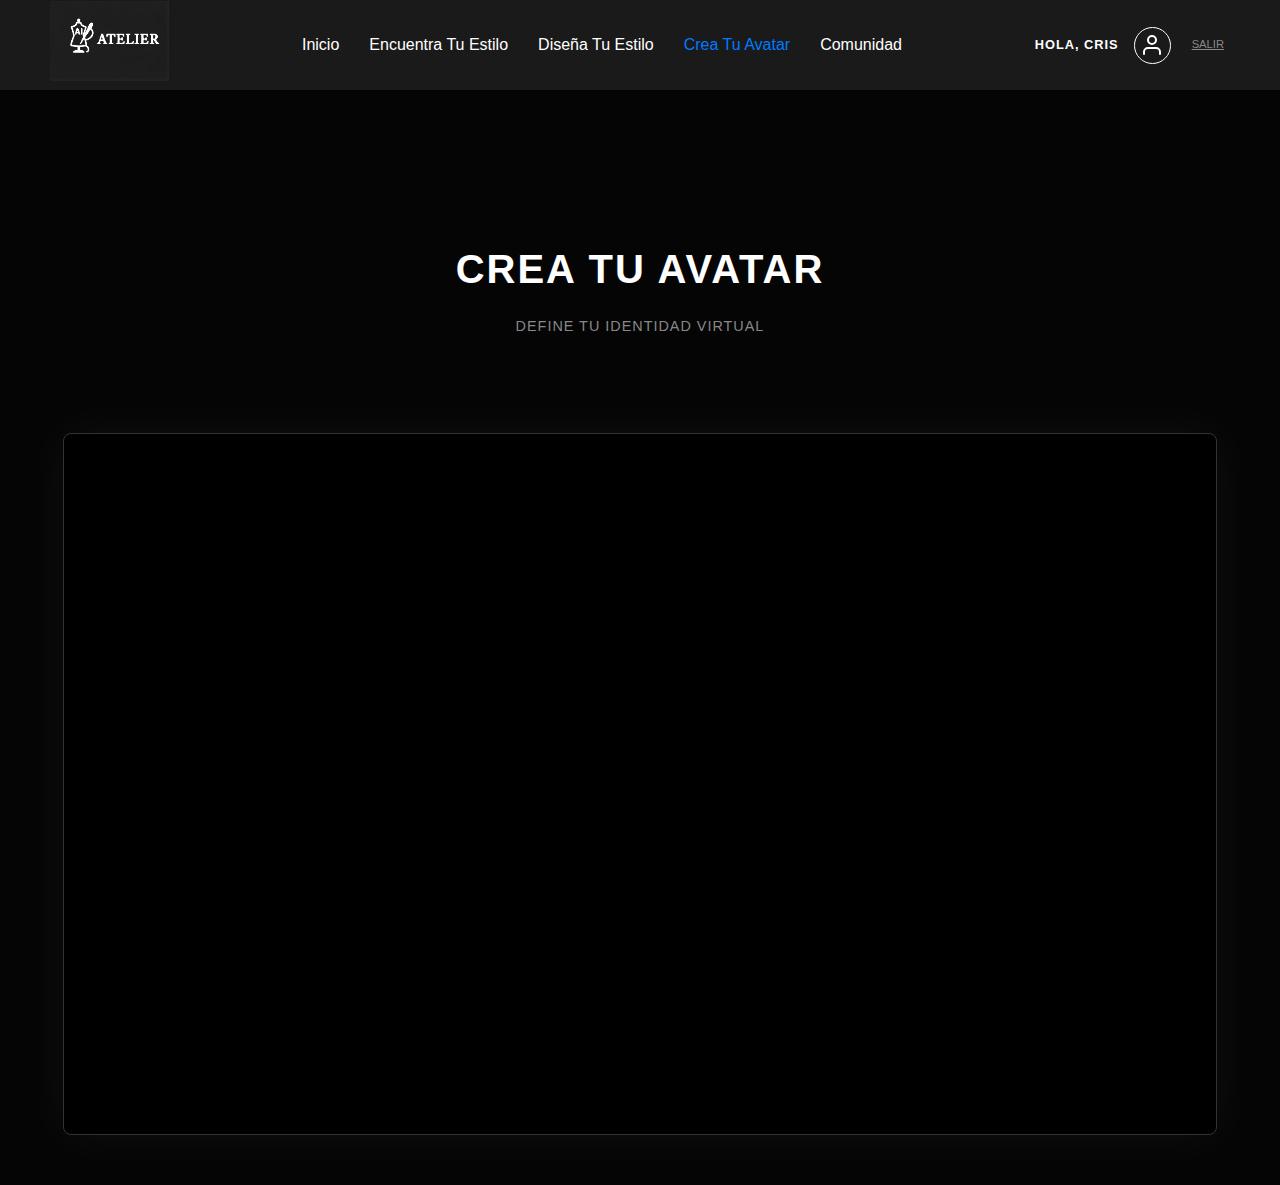
<file: crea-avatar.html>
<!DOCTYPE html>
<html lang="es">
<head>
    <meta charset="UTF-8">
    <meta name="viewport" content="width=device-width, initial-scale=1.0">
    <title>Crea tu Avatar | Atelier</title>
    <link rel="stylesheet" href="style.css">
</head>
<body>

    <header class="main-header">
        <div class="logo">
            <a href="index.html"><img src="./logo-atelier.png" alt="Logo Atelier" class="logo-img"></a>
        </div>
        <nav class="main-nav">
            <ul>
                <li><a href="index.html" class="nav-link">Inicio</a></li>
                <li><a href="test-estilo.html" class="nav-link">Encuentra tu Estilo</a></li>
                <li><a href="disena-estilo.html" class="nav-link">Diseña tu Estilo</a></li>
                <li><a href="crea-avatar.html" class="nav-link active">Crea tu Avatar</a></li>
                <li><a href="comunidad.html" class="nav-link">Comunidad</a></li>

            </ul>
        </nav>
        
        <div class="user-logged-menu">
            <span class="user-greeting">HOLA, CRIS</span>
            <div class="user-avatar-icon">
                <svg viewBox="0 0 24 24" width="24" height="24" stroke="currentColor" stroke-width="2" fill="none" stroke-linecap="round" stroke-linejoin="round"><path d="M20 21v-2a4 4 0 0 0-4-4H8a4 4 0 0 0-4 4v2"></path><circle cx="12" cy="7" r="4"></circle></svg>
            </div>
            <a href="index.html" class="logout-link" style="text-decoration:none; color: inherit;"> <button id="btn-logout" class="logout-link">SALIR</button> </a>
        </div>
    </header>


    <main class="creator-container">
        <div class="creator-header">
            <h1 class="section-title">CREA TU AVATAR</h1>
            <p class="section-subtitle">DEFINE TU IDENTIDAD VIRTUAL</p>
        </div>

        <div class="iframe-wrapper">
            <iframe
                id="frame"
                class="rpm-frame"
                src="https://readyplayer.me/avatar?lang=en&id=698c1944d9645a11b107fed6"
                allow="camera *; microphone *; clipboard-write"
                title="Editor de Avatar">
            </iframe>
        </div>
    </main>


    <script>
        const frame = document.getElementById('frame');

        window.addEventListener('message', function(event) {
            const json = event.data;
            
            // Verificamos que venga de Ready Player Me
            if (json.source === 'readyplayerme') {
                
                // Cuando el usuario termina de crear el avatar
                if (json.eventName === 'v1.avatar.exported') {
                    const avatarUrl = json.data.url;
                    
                    // Guardamos la URL
                    localStorage.setItem('atelierAvatarUrl', avatarUrl);
                    
                    // Redirigimos al inicio
                    window.location.href = 'index.html';
                }
            }
        });
    </script>

</body>
</html>
</file>
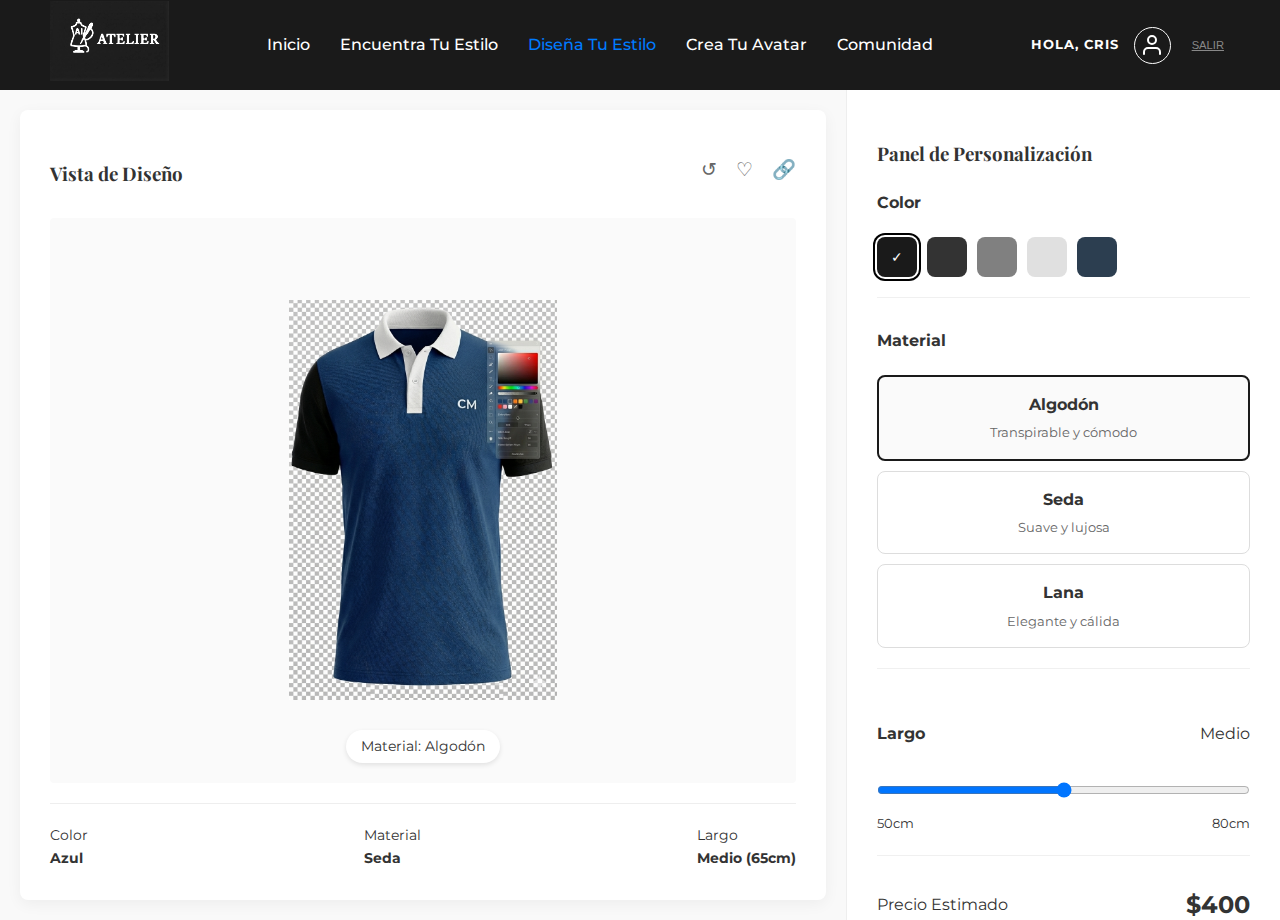
<file: disena-estilo.html>
<!DOCTYPE html>
<html lang="es">
<head>
    <meta charset="UTF-8">
    <meta name="viewport" content="width=device-width, initial-scale=1.0">
    <title>Atelier - Estudio de Diseño</title>
    <link rel="stylesheet" href="style.css">
    <link href="https://fonts.googleapis.com/css2?family=Montserrat:wght@400;500;700&family=Playfair+Display:wght@400;700&display=swap" rel="stylesheet">
</head>
<body>
    <header class="main-header">
        <div class="logo">
          <a href="index.html"> <img src="logo-atelier.png" alt="Logo Atelier" class="logo-img">
    </a>
        </div>
        <nav class="main-nav">
            <ul>
                <li><a href="index.html" class="nav-link">Inicio</a></li>
                <li><a href="test-estilo.html" class="nav-link">Encuentra tu Estilo</a></li>
                <li><a href="disena-estilo.html" class="nav-link active">Diseña tu Estilo</a></li>
                <li><a href="crea-avatar.html" class="nav-link">Crea tu Avatar</a></li>
                <li><a href="comunidad.html" class="nav-link">Comunidad</a></li>
    
            </ul>
        </nav>
        <div class="user-logged-menu">
    <span class="user-greeting">HOLA, CRIS</span>
    <div class="user-avatar-icon">
        <svg viewBox="0 0 24 24" width="24" height="24" stroke="currentColor" stroke-width="2" fill="none" stroke-linecap="round" stroke-linejoin="round" class="css-i6dzq1"><path d="M20 21v-2a4 4 0 0 0-4-4H8a4 4 0 0 0-4 4v2"></path><circle cx="12" cy="7" r="4"></circle></svg>
    </div>
    <button id="btn-logout" class="logout-link">SALIR</button>
</div>
        </div>
    </header>

    <main class="studio-container">
        <section class="design-view">
            <div class="view-header">
                <h3>Vista de Diseño</h3>
                <div class="view-icons">
                    <span>↺</span> <span>♡</span>
                    <span>🔗</span>
                </div>
            </div>
            
            <div class="model-canvas">
                <div class="garment-placeholder">
                    <img src="./polo-diseño.png" alt="Diseño de polo" class="design-view-image">
                </div>
                <div class="active-material-tag">Material: Algodón</div>
            </div>

            <div class="design-summary">
                <div><span>Color</span><br><strong>Azul</strong></div>
                <div><span>Material</span><br><strong>Seda</strong></div>
                <div><span>Largo</span><br><strong>Medio (65cm)</strong></div>
            </div>
        </section>

        <aside class="customization-panel">
            <h3>Panel de Personalización</h3>
            
            <div class="panel-section">
                <h4>Color</h4>
                <div class="color-grid">
                    <div class="color-option selected" style="background-color: #1a1a1a;">✓</div>
                    <div class="color-option" style="background-color: #333333;"></div>
                    <div class="color-option" style="background-color: #808080;"></div>
                    <div class="color-option" style="background-color: #e0e0e0;"></div>
                    <div class="color-option" style="background-color: #2c3e50;"></div>
                </div>
            </div>

            <div class="panel-section">
                <h4>Material</h4>
                <div class="material-list">
                    <label class="material-card active">
                        <input type="radio" name="material" checked>
                        <strong>Algodón</strong>
                        <small>Transpirable y cómodo</small>
                    </label>
                    <label class="material-card">
                        <input type="radio" name="material">
                        <strong>Seda</strong>
                        <small>Suave y lujosa</small>
                    </label>
                    <label class="material-card">
                        <input type="radio" name="material">
                        <strong>Lana</strong>
                        <small>Elegante y cálida</small>
                    </label>
                </div>
            </div>

            <div class="panel-section">
                <div class="flex-between">
                    <h4>Largo</h4>
                    <span>Medio</span>
                </div>
                <input type="range" min="50" max="80" value="65" class="length-slider">
                <div class="flex-between slider-labels">
                    <small>50cm</small>
                    <small>80cm</small>
                </div>
            </div>

            <div class="pricing-section">
                <div class="flex-between">
                    <span>Precio Estimado</span>
                    <span class="price">$400</span>
                </div>
                <p class="disclaimer">El precio final puede variar según especificaciones y diseñador.</p>
                
                <button class="button button-primary blue-bg full-width">Solicitar Diseño</button>
                <button class="button button-secondary full-width mt-10">Guardar como Borrador</button>
            </div>

            <div class="tips-box">
                <h4>Consejos de Diseño</h4>
                <ul>
                    <li>Los colores neutros son versátiles.</li>
                    <li>La seda es ideal para eventos formales.</li>
                </ul>
            </div>
        </aside>
    </main>
</body>
</html>
</file>
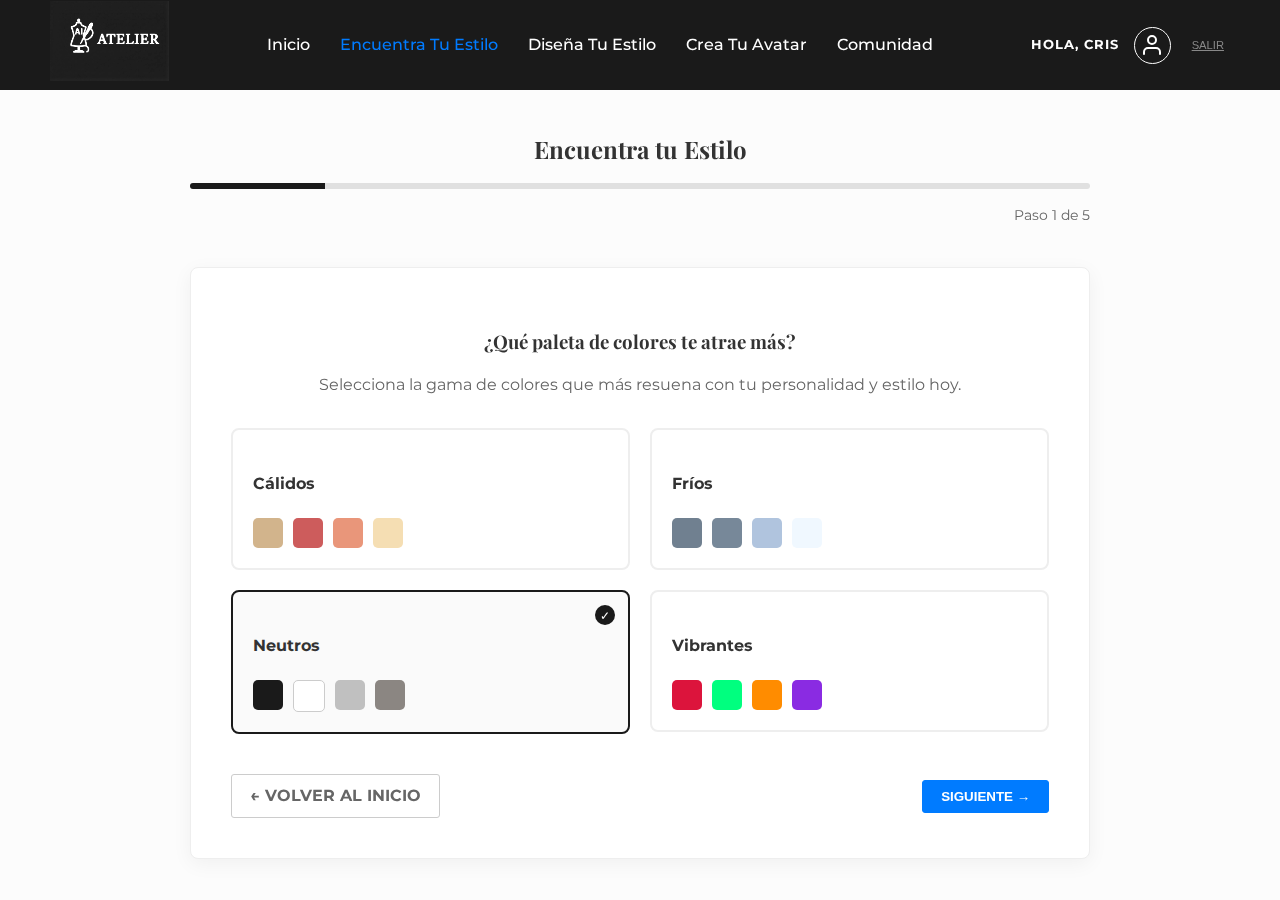
<file: test-estilo.html>
<!DOCTYPE html>
<html lang="es">
<head>
    <meta charset="UTF-8">
    <meta name="viewport" content="width=device-width, initial-scale=1.0">
    <title>Atelier - Encuentra tu Estilo</title>
    <link rel="stylesheet" href="style.css">
    <link href="https://fonts.googleapis.com/css2?family=Montserrat:wght@400;500;700&family=Playfair+Display:wght@400;700&display=swap" rel="stylesheet">
</head>
<body>
   <header class="main-header">
        <div class="logo">
        <a href="index.html"> <img src="logo-atelier.png" alt="Logo Atelier" class="logo-img">
    </a>
        </div>
        <nav class="main-nav">
            <ul>
                <li><a href="index.html" class="nav-link">Inicio</a></li>
                
                <li><a href="test-estilo.html" class="nav-link active">Encuentra tu Estilo</a></li>
                
                <li><a href="disena-estilo.html" class="nav-link">Diseña tu Estilo</a></li>
                <li><a href="crea-avatar.html" class="nav-link">Crea tu Avatar</a></li>
                <li><a href="comunidad.html" class="nav-link">Comunidad</a></li>
            </ul>
        </nav>
        <div class="user-logged-menu">
    <span class="user-greeting">HOLA, CRIS</span>
    <div class="user-avatar-icon">
        <svg viewBox="0 0 24 24" width="24" height="24" stroke="currentColor" stroke-width="2" fill="none" stroke-linecap="round" stroke-linejoin="round" class="css-i6dzq1"><path d="M20 21v-2a4 4 0 0 0-4-4H8a4 4 0 0 0-4 4v2"></path><circle cx="12" cy="7" r="4"></circle></svg>
    </div>
    <button id="btn-logout" class="logout-link">SALIR</button>
</div>
        </div>
    </header>

    <main class="test-container">
        <div class="progress-section">
            <h2>Encuentra tu Estilo</h2>
            <div class="progress-bar-container">
                <div class="progress-bar" style="width: 15%;"></div>
            </div>
            <p class="step-indicator">Paso 1 de 5</p>
        </div>

        <div class="question-card">
            <h3>¿Qué paleta de colores te atrae más?</h3>
            <p class="question-subtitle">Selecciona la gama de colores que más resuena con tu personalidad y estilo hoy.</p>

            <form id="style-quiz-form">
                <div class="options-grid">
                    <label class="option-card">
                        <input type="radio" name="color_palette" value="calidos">
                        <div class="option-content">
                            <h4>Cálidos</h4>
                            <div class="color-swatches">
                                <span style="background:#D2B48C"></span>
                                <span style="background:#CD5C5C"></span>
                                <span style="background:#E9967A"></span>
                                <span style="background:#F5DEB3"></span>
                            </div>
                        </div>
                    </label>

                    <label class="option-card">
                        <input type="radio" name="color_palette" value="frios">
                        <div class="option-content">
                            <h4>Fríos</h4>
                            <div class="color-swatches">
                                <span style="background:#708090"></span>
                                <span style="background:#778899"></span>
                                <span style="background:#B0C4DE"></span>
                                <span style="background:#F0F8FF"></span>
                            </div>
                        </div>
                    </label>

                    <label class="option-card active-card">
                        <input type="radio" name="color_palette" value="neutros" checked>
                        <div class="option-content">
                            <div class="check-icon">✓</div>
                            <h4>Neutros</h4>
                            <div class="color-swatches">
                                <span style="background:#1a1a1a"></span>
                                <span style="background:#ffffff; border:1px solid #ccc"></span>
                                <span style="background:#C0C0C0"></span>
                                <span style="background:#8b8682"></span>
                            </div>
                        </div>
                    </label>

                    <label class="option-card">
                        <input type="radio" name="color_palette" value="vibrantes">
                        <div class="option-content">
                            <h4>Vibrantes</h4>
                            <div class="color-swatches">
                                <span style="background:#DC143C"></span>
                                <span style="background:#00FF7F"></span>
                                <span style="background:#FF8C00"></span>
                                <span style="background:#8A2BE2"></span>
                            </div>
                        </div>
                    </label>
                </div>

                <div class="quiz-navigation">
                    <a href="index.html" class="button button-secondary">← Volver al Inicio</a>
                    <button type="button" class="button button-primary blue-bg">Siguiente →</button>
                </div>
            </form>
        </div>
    </main>
</body>
</html>
</file>
<file: style.css>
/* VARIABLES DE COLOR */
:root {
    --color-primary-blue: #007bff;     /* Azul de acento (para resaltar) */
    --color-dark-text: #333;           /* Negro suave para texto */
    --color-light-text: #fff;          /* Blanco para texto en fondo oscuro */
    --color-background-white: #fcfcfc; /* Fondo Blanco (principal) */
    --color-header-footer-black: #1a1a1a; /* Negro para barras */
}

/* 1. RESET Y TIPOGRAFÍA */
body {
    font-family: 'Montserrat', sans-serif;
    margin: 0;
    padding: 0;
    background-color: var(--color-background-white);
    color: var(--color-dark-text);
    line-height: 1.6;
}
h1, h2, h3 {
    font-family: 'Playfair Display', serif;
    color: var(--color-dark-text);
    margin-bottom: 0.5em;
}
a {
    text-decoration: none;
    color: var(--color-dark-text);
    transition: color 0.3s ease;
}
a:hover {
    color: var(--color-primary-blue);
}

/* 2. HEADER Y NAVEGACIÓN (NEGRO) */
.main-header {
    background-color: var(--color-header-footer-black);
    color: var(--color-light-text);
    padding: 15px 40px;
    display: flex;
    justify-content: space-between;
    align-items: center;
}
.brand-name {
    font-family: 'Playfair Display', serif;
    font-size: 1.8em;
    font-weight: bold;
    color: var(--color-light-text);
}
.main-nav ul {
    list-style: none;
    margin: 0;
    padding: 0;
    display: flex;
}
.main-nav li {
    margin: 0 15px;
}
.main-nav .nav-link {
    color: var(--color-light-text);
    font-weight: 500;
}
.main-nav .nav-link:hover, .main-nav .nav-link.active {
    color: var(--color-primary-blue); /* Azul para activo/hover */
}

/* Botones (AZUL para acción principal) */
.button {
    padding: 8px 18px;
    border-radius: 3px;
    font-weight: bold;
    text-transform: uppercase;
    display: inline-flex;
    align-items: center;
}
.button-primary {
    background-color: transparent;
    border: 1px solid var(--color-light-text);
    color: var(--color-light-text);
}
.button-primary.blue-bg {
    background-color: var(--color-primary-blue); /* Botón Registrarse/CTA */
    border-color: var(--color-primary-blue);
}
.button-primary.blue-bg:hover {
    background-color: #0056b3;
    border-color: #0056b3;
}
.button .arrow {
    margin-left: 8px;
    font-size: 1.1em;
}

/* 3. SECCIÓN HERO (MODELO 3D) */
.hero-3d-section {
    display: flex;
    align-items: center;
    justify-content: space-between;
    min-height: 80vh; 
    padding: 50px 80px;
    gap: 80px; 
}

.hero-content {
    flex: 1;
    max-width: 500px;
}
.hero-content h1 {
    font-size: 3.8em;
    line-height: 1.1;
    margin-bottom: 20px;
}
.hero-content p {
    font-size: 1.2em;
    margin-bottom: 30px;
    color: #555;
}

.hero-3d-model-container {
    flex: 1;
    max-width: 500px;
    height: 550px; /* Alto fijo para el modelo */
    background-color: #f0f0f0; /* Fondo gris claro para el área 3D */
    display: flex;
    align-items: center;
    justify-content: center;
    border: 1px solid #ddd;
    box-shadow: 0 4px 20px rgba(0,0,0,0.05);
}
#full-body-3d-model {
    width: 100%;
    height: 100%;
    display: flex;
    flex-direction: column;
    align-items: center;
    justify-content: center;
    font-size: 1.2em;
    color: #888;
}
.model-placeholder {
    width: 250px;
    height: 400px;
    background-color: #ccc; /* El color del "maniquí" */
    margin-top: 10px;
    border-radius: 5px;
    /* Puedes añadir aquí una imagen de un maniquí si lo deseas */
}

/* 4. SECCIONES SECUNDARIAS */
.features-section {
    padding: 80px 40px;
    max-width: 1200px;
    margin: 0 auto;
    text-align: center;
}
.section-title {
    font-size: 2.5em;
    margin-bottom: 50px;
}
.features-grid {
    display: grid;
    grid-template-columns: repeat(3, 1fr);
    gap: 40px;
}
.feature-card {
    padding: 25px;
    text-align: left;
    border-top: 3px solid var(--color-primary-blue); /* Línea azul destacando la sección */
}
.feature-card h3 {
    font-size: 1.4em;
    color: var(--color-dark-text);
}
.blue-text {
    color: var(--color-primary-blue);
}

/* 5. FOOTER (NEGRO) */
.main-footer {
    background-color: var(--color-header-footer-black);
    color: var(--color-light-text);
    padding: 30px 40px;
    font-size: 0.9em;
}
.footer-content {
    max-width: 1200px;
    margin: 0 auto;
    display: flex;
    justify-content: space-between;
    align-items: center;
}
.footer-nav ul {
    list-style: none;
    display: flex;
    margin: 0;
    padding: 0;
}
.footer-nav li {
    margin-right: 25px;
}
.footer-nav a {
    color: var(--color-light-text);
}
.footer-nav a:hover {
    color: var(--color-primary-blue);
}
/* Social media (asume iconos SVG blancos) */
.social-media img {
    width: 20px;
    height: 20px;
    margin-left: 15px;
    /* En un proyecto real, asegúrate de que tus iconos sean blancos o usa filtros CSS */
}/* --- ESTILOS PARA EL TEST DE ESTILO (test-estilo.html) --- */

.test-container {
    max-width: 900px;
    margin: 40px auto;
    padding: 0 20px;
    text-align: center;
}

/* Barra de Progreso */
.progress-section {
    margin-bottom: 40px;
}
.progress-bar-container {
    width: 100%;
    height: 6px;
    background-color: #e0e0e0;
    border-radius: 10px;
    margin: 15px 0 10px 0;
    overflow: hidden;
}
.progress-bar {
    height: 100%;
    background-color: var(--color-header-footer-black); /* Progreso en negro */
    transition: width 0.3s ease;
}
.step-indicator {
    font-size: 0.9em;
    color: #666;
    text-align: right;
}

/* Tarjeta Principal */
.question-card {
    background: #fff;
    padding: 40px;
    border: 1px solid #eee;
    box-shadow: 0 5px 20px rgba(0,0,0,0.05);
    border-radius: 8px;
}
.question-subtitle {
    color: #666;
    margin-bottom: 30px;
}

/* Grid de Opciones */
.options-grid {
    display: grid;
    grid-template-columns: repeat(2, 1fr); /* 2 columnas */
    gap: 20px;
    margin-bottom: 40px;
}

/* Tarjeta de Opción Individual */
.option-card {
    position: relative;
    cursor: pointer;
}
.option-card input {
    display: none; /* Ocultamos el radio button real */
}
.option-content {
    border: 2px solid #eee;
    padding: 20px;
    border-radius: 8px;
    transition: all 0.3s ease;
    text-align: left;
}
.option-content:hover {
    border-color: #ccc;
}

/* Estado Activo (Seleccionado) */
.option-card input:checked + .option-content {
    border-color: var(--color-header-footer-black); /* Borde negro al seleccionar */
    background-color: #fafafa;
}

.check-icon {
    position: absolute;
    top: 15px;
    right: 15px;
    background: var(--color-header-footer-black);
    color: #fff;
    width: 20px;
    height: 20px;
    border-radius: 50%;
    font-size: 12px;
    display: flex;
    align-items: center;
    justify-content: center;
}

/* Muestras de Color (Circulitos/Cuadraditos) */
.color-swatches {
    display: flex;
    gap: 10px;
    margin-top: 15px;
}
.color-swatches span {
    width: 30px;
    height: 30px;
    border-radius: 5px; /* Cuadrados redondeados */
    display: block;
}

/* Botones del Quiz */
.quiz-navigation {
    display: flex;
    justify-content: space-between;
    align-items: center;
    margin-top: 20px;
}
.button-secondary {
    background: transparent;
    color: #666;
    border: 1px solid #ccc;
}
.button-secondary:hover {
    border-color: #333;
    color: #333;
}/* --- ESTILOS PARA EL ESTUDIO DE DISEÑO (disena-estilo.html) --- */

.studio-container {
    display: flex;
    max-width: 1400px;
    margin: 0 auto;
    height: calc(100vh - 70px); /* Ocupa toda la altura menos el header */
    background-color: #f9f9f9;
}

/* Columna Izquierda: Visualizador */
.design-view {
    flex: 2; /* Ocupa más espacio (2/3) */
    background-color: #fff;
    margin: 20px;
    border-radius: 8px;
    padding: 30px;
    display: flex;
    flex-direction: column;
    box-shadow: 0 4px 15px rgba(0,0,0,0.05);
}

.view-header {
    display: flex;
    justify-content: space-between;
    align-items: center;
    margin-bottom: 20px;
}
.view-icons span {
    margin-left: 15px;
    font-size: 1.2em;
    cursor: pointer;
    color: #666;
}

.model-canvas {
    flex: 1; /* Ocupa el espacio restante verticalmente */
    display: flex;
    flex-direction: column;
    align-items: center;
    justify-content: center;
    background-color: #fafafa;
    border-radius: 4px;
    position: relative;
}
.active-material-tag {
    position: absolute;
    bottom: 20px;
    background: #fff;
    padding: 5px 15px;
    border-radius: 20px;
    box-shadow: 0 2px 5px rgba(0,0,0,0.1);
    font-size: 0.9em;
}

.design-summary {
    display: flex;
    justify-content: space-between;
    margin-top: 20px;
    padding-top: 20px;
    border-top: 1px solid #eee;
    font-size: 0.9em;
}

/* Columna Derecha: Panel */
.customization-panel {
    flex: 1; /* Ocupa menos espacio (1/3) */
    background-color: #fff;
    padding: 30px;
    overflow-y: auto; /* Permite scroll si es muy largo */
    border-left: 1px solid #eee;
}

.panel-section {
    margin-bottom: 30px;
    border-bottom: 1px solid #f0f0f0;
    padding-bottom: 20px;
}

/* Grid de Colores */
.color-grid {
    display: flex;
    gap: 10px;
    flex-wrap: wrap;
}
.color-option {
    width: 40px;
    height: 40px;
    border-radius: 8px;
    cursor: pointer;
    display: flex;
    align-items: center;
    justify-content: center;
    color: #fff;
    font-size: 14px;
}
.color-option.selected {
    box-shadow: 0 0 0 2px #fff, 0 0 0 4px #000; /* Efecto de selección doble borde */
}

/* Lista de Materiales */
.material-list {
    display: flex;
    flex-direction: column;
    gap: 10px;
}
.material-card {
    border: 1px solid #ddd;
    padding: 15px;
    border-radius: 8px;
    cursor: pointer;
    transition: all 0.2s;
    display: block;
    text-align: center;
}
.material-card:hover {
    border-color: #999;
}
.material-card.active {
    border-color: var(--color-header-footer-black);
    background-color: #fafafa;
    border-width: 2px;
}
.material-card input {
    display: none;
}
.material-card small {
    display: block;
    color: #666;
    margin-top: 5px;
}

/* Slider */
.length-slider {
    width: 100%;
    margin: 15px 0;
}
.flex-between {
    display: flex;
    justify-content: space-between;
    align-items: center;
}

/* Precio y Botones */
.pricing-section .price {
    font-size: 1.5em;
    font-weight: bold;
}
.disclaimer {
    font-size: 0.8em;
    color: #888;
    margin-bottom: 20px;
}
.full-width {
    width: 100%;
    display: block;
    text-align: center;
}
.mt-10 {
    margin-top: 10px;
}

.tips-box {
    background-color: #f8f9fa;
    padding: 15px;
    border-radius: 8px;
    font-size: 0.9em;
}
.tips-box ul {
    padding-left: 20px;
    margin-top: 10px;
    color: #555;
}/* --- ESTILOS PARA COMUNIDAD (comunidad.html) --- */

.community-container {
    max-width: 1200px;
    margin: 0 auto;
    padding: 40px 20px;
}

/* Cabecera de Comunidad */
.community-hero {
    text-align: center;
    margin-bottom: 60px;
}
.community-hero h1 {
    font-size: 3em;
    margin-bottom: 15px;
}
.community-hero p {
    font-size: 1.2em;
    color: #666;
    margin-bottom: 30px;
}

/* Filtros (Tags) */
.filter-tags {
    display: flex;
    justify-content: center;
    gap: 15px;
    flex-wrap: wrap;
}
.filter-tag {
    background: transparent;
    border: 1px solid #ddd;
    padding: 8px 20px;
    border-radius: 20px;
    cursor: pointer;
    font-family: 'Montserrat', sans-serif;
    font-size: 0.9em;
    transition: all 0.3s;
}
.filter-tag:hover {
    border-color: #333;
}
.filter-tag.active {
    background-color: var(--color-header-footer-black);
    color: #fff;
    border-color: var(--color-header-footer-black);
}

/* Grid Tipo Masonry (Mosaico) */
.feed-grid {
    display: grid;
    grid-template-columns: repeat(auto-fill, minmax(280px, 1fr));
    gap: 30px;
}

/* Tarjeta de Feed */
.feed-card {
    break-inside: avoid; /* Evita que se corten si usas masonry column */
    margin-bottom: 20px;
}

.card-image {
    position: relative;
    border-radius: 8px;
    overflow: hidden;
    cursor: pointer;
}
.card-image img {
    width: 100%;
    height: auto;
    display: block;
    transition: transform 0.5s ease;
}
.card-image:hover img {
    transform: scale(1.03); /* Zoom suave al pasar mouse */
}

/* Overlay (Capa oscura con botón al pasar mouse) */
.card-overlay {
    position: absolute;
    top: 0;
    left: 0;
    width: 100%;
    height: 100%;
    background: rgba(0,0,0,0.4);
    display: flex;
    align-items: center;
    justify-content: center;
    opacity: 0;
    transition: opacity 0.3s ease;
}
.card-image:hover .card-overlay {
    opacity: 1;
}

/* Badges (Etiquetas de Real vs Digital) */
.badge {
    position: absolute;
    top: 15px;
    left: 15px;
    padding: 5px 10px;
    border-radius: 4px;
    font-size: 0.75em;
    font-weight: bold;
    text-transform: uppercase;
    z-index: 2;
}
.badge.digital {
    background-color: rgba(255, 255, 255, 0.9);
    color: #007bff; /* Azul */
}
.badge.real {
    background-color: #1a1a1a;
    color: #fff;
}

/* Info del Creador (Debajo de la foto) */
.card-info {
    display: flex;
    justify-content: space-between;
    align-items: center;
    padding: 10px 5px;
}
.creator {
    display: flex;
    align-items: center;
    gap: 10px;
}
.avatar {
    width: 30px;
    height: 30px;
    background-color: #eee;
    border-radius: 50%;
    display: flex;
    align-items: center;
    justify-content: center;
    font-size: 0.7em;
    font-weight: bold;
    color: #333;
}
.stats {
    font-size: 0.9em;
    color: #888;
}

.load-more-container {
    text-align: center;
    margin-top: 50px;
}/* ESTILOS PARA EL LOGO DEL HEADER */

.logo {
    display: flex;
    align-items: center;
}

.logo-img {
    height: 80px; /* Ajusta este número si lo quieres más grande o chico */
    width: auto;  /* Mantiene la proporción para que no se estire */
    
    /* TRUCO VISUAL: */
    /* 1. grayscale(1): Le quita el color crema/verde y lo hace blanco y negro */
    /* 2. invert(1): Invierte los colores (el fondo claro se vuelve negro, las letras oscuras blancas) */
    /* 3. brightness(2): Hace que el blanco brille más */
    filter: grayscale(100%) invert(100%) brightness(200%);
    
    /* Esto hace que el "fondo negro" resultante de la inversión se vuelva transparente */
    mix-blend-mode: screen; 
    
    object-fit: contain;
    transition: transform 0.3s ease;
}

.logo-img:hover {
    transform: scale(1.05); /* Pequeño zoom al pasar el mouse */
}
/* =========================================
   ATELIER: GATEKEEPER (LOGIN/REGISTRO MULTIVISTA)
   ========================================= */

/* Animaciones básicas */
@keyframes fadeInUp {
    from { opacity: 0; transform: translateY(40px) scale(0.98); }
    to { opacity: 1; transform: translateY(0) scale(1); }
}
@keyframes overlayFade {
    from { background-color: rgba(5, 5, 5, 0); }
    to { background-color: #050505; }
}

/* 1. Estructura Principal */
.auth-overlay {
    position: fixed; top: 0; left: 0; width: 100%; height: 100vh;
    background-color: #050505; z-index: 9999;
    display: flex; justify-content: center; align-items: center;
    font-family: 'Helvetica Neue', Arial, sans-serif;
    animation: overlayFade 0.6s ease-out forwards;
}

.auth-modal {
    width: 900px; max-width: 95%; max-height: 95vh; overflow-y: auto; /* Permite scroll si la pantalla es muy baja */
    background: #000; border: 1px solid #333;
    padding: 50px;
    box-shadow: 0 20px 60px rgba(0, 0, 0, 0.6);
    animation: fadeInUp 0.8s cubic-bezier(0.22, 1, 0.36, 1) forwards;
    animation-delay: 0.1s; opacity: 0;
}

/* Contenedor de Vistas (Para cambiar entre Inicio y Registro) */
.auth-view-container {
    display: flex; width: 100%;
    /* Animación suave al aparecer una nueva vista */
    animation: fadeEffect 0.5s;
}
@keyframes fadeEffect { from {opacity: 0;} to {opacity: 1;} }


/* 2. Estilos de la Vista Inicial (Dividida) */
.auth-column {
    flex: 1; padding: 0 30px;
    display: flex; flex-direction: column; justify-content: center;
}
.auth-divider { width: 1px; background-color: #333; margin: 0 10px; }


/* 3. Estilos de la Vista de Registro Completo (Nueva) */
.full-register-column {
    width: 100%; padding: 0 20px;
}

/* Grid para poner inputs lado a lado (Nombre/Apellido) */
.form-grid-2 {
    display: flex; gap: 20px;
}
.form-grid-2 .input-group { flex: 1; }

/* Estilos específicos para el Dropdown (Select) en modo oscuro */
.dropdown-group select {
    width: 100%; background: transparent; border: 1px solid #333;
    padding: 15px; color: #fff; font-size: 0.9rem; outline: none;
    appearance: none; /* Quita la flecha por defecto del navegador */
    cursor: pointer; transition: all 0.4s ease;
}
.dropdown-group select:focus { border-color: #fff; }
/* Flecha personalizada para el select */
.dropdown-arrow {
    position: absolute; right: 15px; top: 50%;
    transform: translateY(-50%); pointer-events: none; color: #888; font-size: 0.8rem;
}
/* Color placeholder para select cuando no se ha elegido nada */
select:required:invalid { color: #888; }
option { background-color: #000; color: #fff; } /* Opciones del select en negro */

/* Lista de requisitos de contraseña */
.password-requirements {
    list-style-type: disc; color: #888; font-size: 0.8rem;
    padding-left: 20px; margin: 10px 0 25px 0; line-height: 1.6;
}

/* Checkbox y Legales */
.checkbox-group {
    display: flex; align-items: center; color: #ccc; font-size: 0.9rem; margin-bottom: 15px;
}
.checkbox-group input { margin-right: 10px; accent-color: #fff; }
.legal-text {
    color: #888; font-size: 0.8rem; margin-bottom: 25px;
}
.legal-text a { color: #ccc; text-decoration: underline; }
.back-link { text-align: center; margin-top: 30px; font-size: 0.9rem;}


/* 4. Elementos Comunes (Inputs, Textos, Botones) */
.auth-title {
    color: #fff; font-size: 1.5rem; font-weight: 700;
    text-transform: uppercase; margin-bottom: 20px; letter-spacing: 1px;
}
.auth-subtitle {
    color: #888; font-size: 0.9rem; margin-bottom: 30px;
    text-transform: uppercase; line-height: 1.4;
}
.input-group { position: relative; margin-bottom: 20px; }
.input-group input {
    width: 100%; background: transparent; border: 1px solid #333;
    padding: 15px; color: #fff; font-size: 0.9rem; outline: none;
    transition: all 0.4s ease;
}
.input-group input:focus {
    border-color: #fff; box-shadow: 0 0 15px rgba(255, 255, 255, 0.1); padding-left: 20px;
}
.eye-icon {
    position: absolute; right: 15px; top: 50%; transform: translateY(-50%);
    cursor: pointer; filter: grayscale(100%); opacity: 0.5; transition: opacity 0.3s;
}
.eye-icon:hover { opacity: 1; }
.btn-main, .btn-secondary {
    width: 100%; padding: 15px; text-transform: uppercase; font-weight: bold;
    cursor: pointer; transition: all 0.3s ease; letter-spacing: 1px;
}
.btn-main { background-color: #333; color: #fff; border: none; margin-top: 10px; }
.btn-main:hover { background-color: #fff; color: #000; transform: translateY(-2px); }
.btn-secondary { background-color: transparent; border: 1px solid #fff; color: #fff; }
.btn-secondary:hover { background-color: #fff; color: #000; transform: translateY(-2px); }
.forgot-pass {
    display: block; margin-top: 20px; color: #4a90e2;
    text-decoration: none; font-size: 0.75rem; text-transform: uppercase; transition: color 0.3s;
}
.forgot-pass:hover { color: #fff; }

/* Responsive simple para pantallas pequeñas */
@media (max-width: 768px) {
    .auth-view-container, .form-grid-2 { flex-direction: column; }
    .auth-divider { display: none; }
    .auth-column, .full-register-column { padding: 20px 0; }
    .auth-modal { padding: 30px; }
}.user-logged-menu {
    display: flex;
    align-items: center;
    gap: 15px;
    color: #fff; /* O el color de texto de tu header */
}

.user-greeting {
    font-size: 0.8rem;
    text-transform: uppercase;
    letter-spacing: 1px;
    font-weight: bold;
}

.user-avatar-icon {
    width: 35px;
    height: 35px;
    border-radius: 50%;
    border: 1px solid #fff;
    display: flex;
    justify-content: center;
    align-items: center;
    cursor: pointer;
    transition: all 0.3s ease;
}

.user-avatar-icon:hover {
    background: #fff;
    color: #000;
}

.logout-link {
    background: none;
    border: none;
    color: #888;
    font-size: 0.7rem;
    cursor: pointer;
    text-decoration: underline;
    text-transform: uppercase;
}

.logout-link:hover {
    color: #fff;
}/* --- ESTILOS PARA LA PÁGINA "CREA TU AVATAR" --- */
.creator-container {
    padding-top: 120px;
    padding-bottom: 50px;
    background-color: #050505; /* Fondo oscuro */
    min-height: 100vh;
    display: flex;
    flex-direction: column;
    align-items: center;
}

.creator-header {
    text-align: center;
    margin-bottom: 80px;
}

.section-title {
    font-size: 2.5rem;
    color: #fff;
    font-family: 'Helvetica Neue', sans-serif;
    text-transform: uppercase;
    letter-spacing: 2px;
    margin-bottom: 10px;
}

.section-subtitle {
    color: #888;
    font-size: 0.9rem;
    letter-spacing: 1px;
    text-transform: uppercase;
}

.iframe-wrapper {
    width: 90%;
    max-width: 1200px;
    height: 700px;
    border: 1px solid #333;
    box-shadow: 0 0 50px rgba(255, 255, 255, 0.05);
    border-radius: 8px;
    overflow: hidden;
    background-color: #000;
}

.rpm-frame {
    width: 100%;
    height: 100%;
    border: none;
}

@media (max-width: 768px) {
    .iframe-wrapper { height: 500px; }
}/* --- FORZAR ESTILOS DEL HEADER (Igual para todas las páginas) --- */

/* 1. Fija el tamaño de la letra del menú */
.nav-link {
    font-size: 16px !important; /* El !important asegura que se aplique sí o sí */
    font-weight: 600;           /* Grosor de la letra */
    color: #ffffff;
    text-decoration: none;
    text-transform: capitalize; /* O 'uppercase' si prefieres mayúsculas */
}

/* 2. Fija la altura del Header para que no "salte" */
.main-header {
    height: 90px;      /* Altura fija */
    padding: 0 50px;   /* Espacio a los lados fijo */
    display: flex;
    align-items: center; 
    justify-content: space-between;
}
/* Estilo para la imagen dentro de la Vista de Diseño */
.design-view-image {
    width: 100%; /* Ocupa todo el ancho del contenedor */
    height: auto; /* Mantiene la proporción de la imagen */
    object-fit: contain; /* Asegura que se vea toda la imagen sin cortarse */
    max-height: 400px; /* Limita la altura máxima para que no sea enorme */
    display: block; /* Elimina espacios extra debajo de la imagen */
    margin: 0 auto; /* Centra la imagen horizontalmente */
}
</file>
